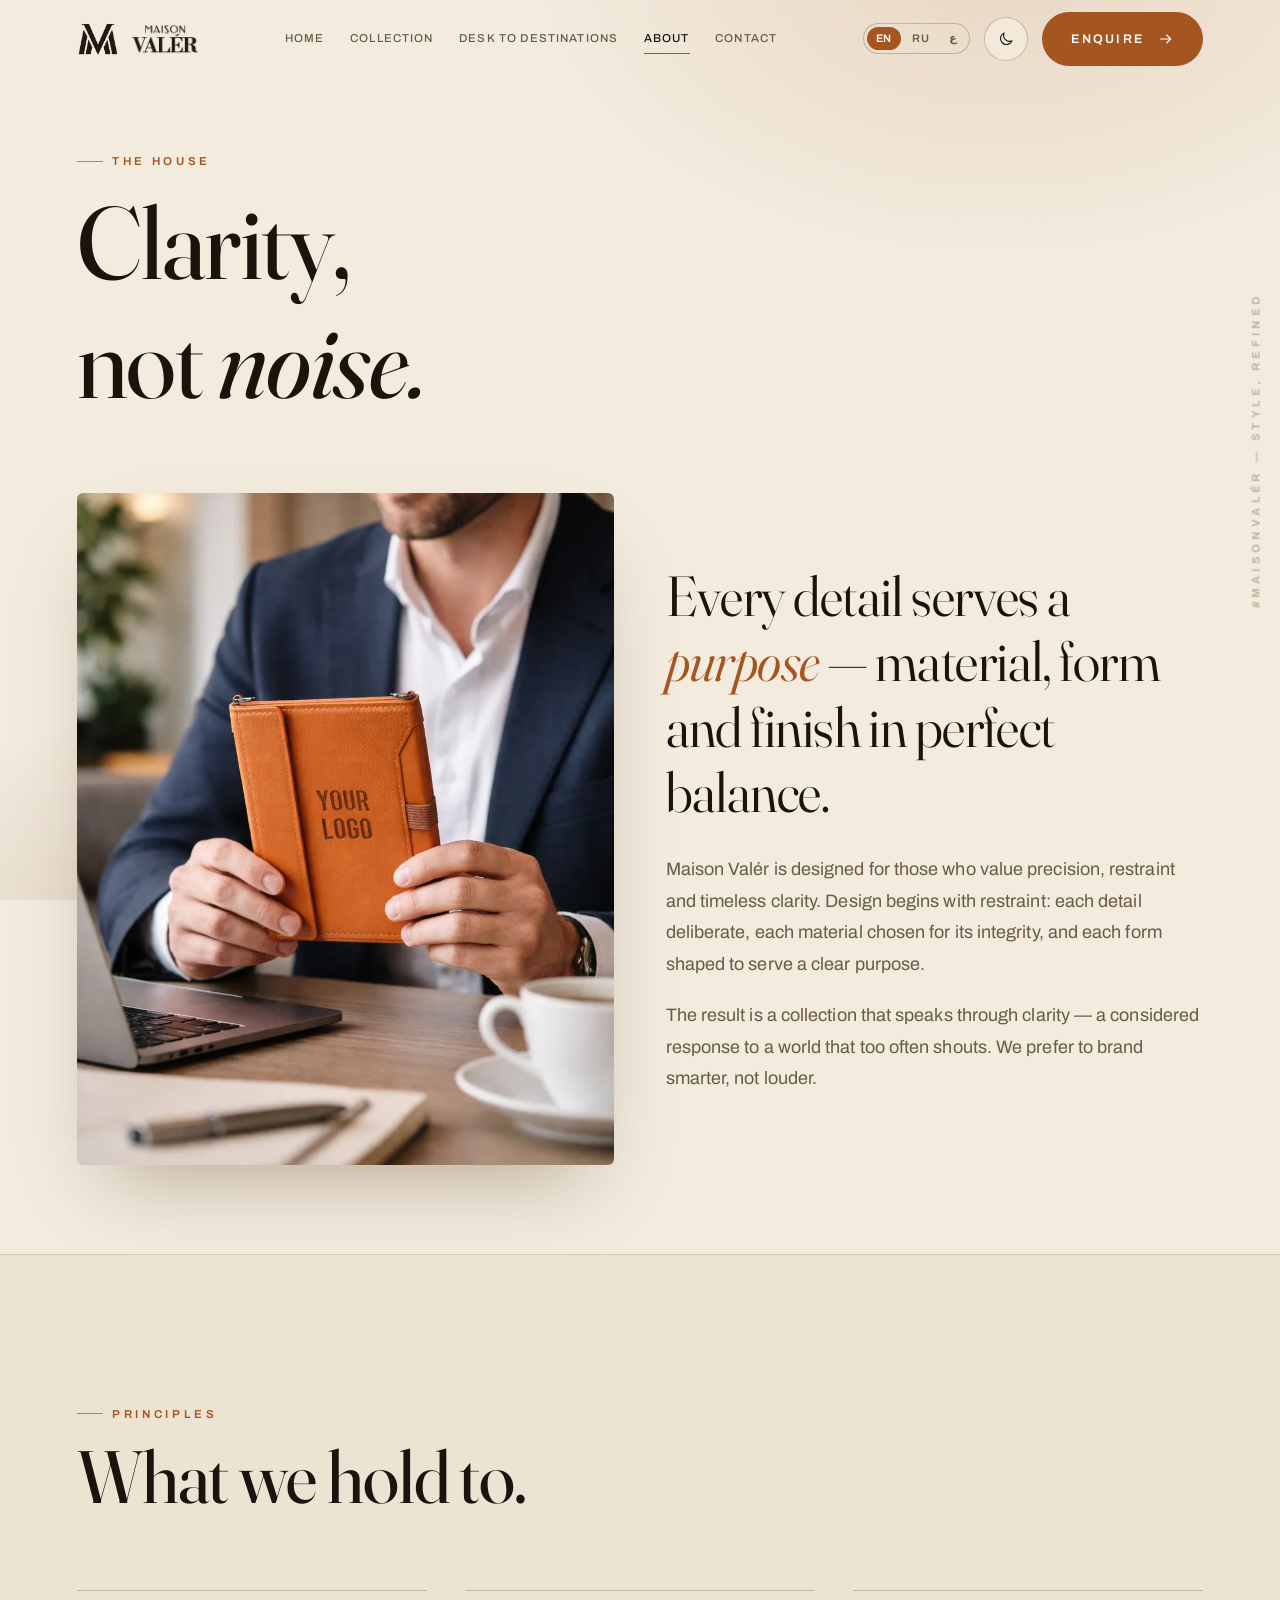
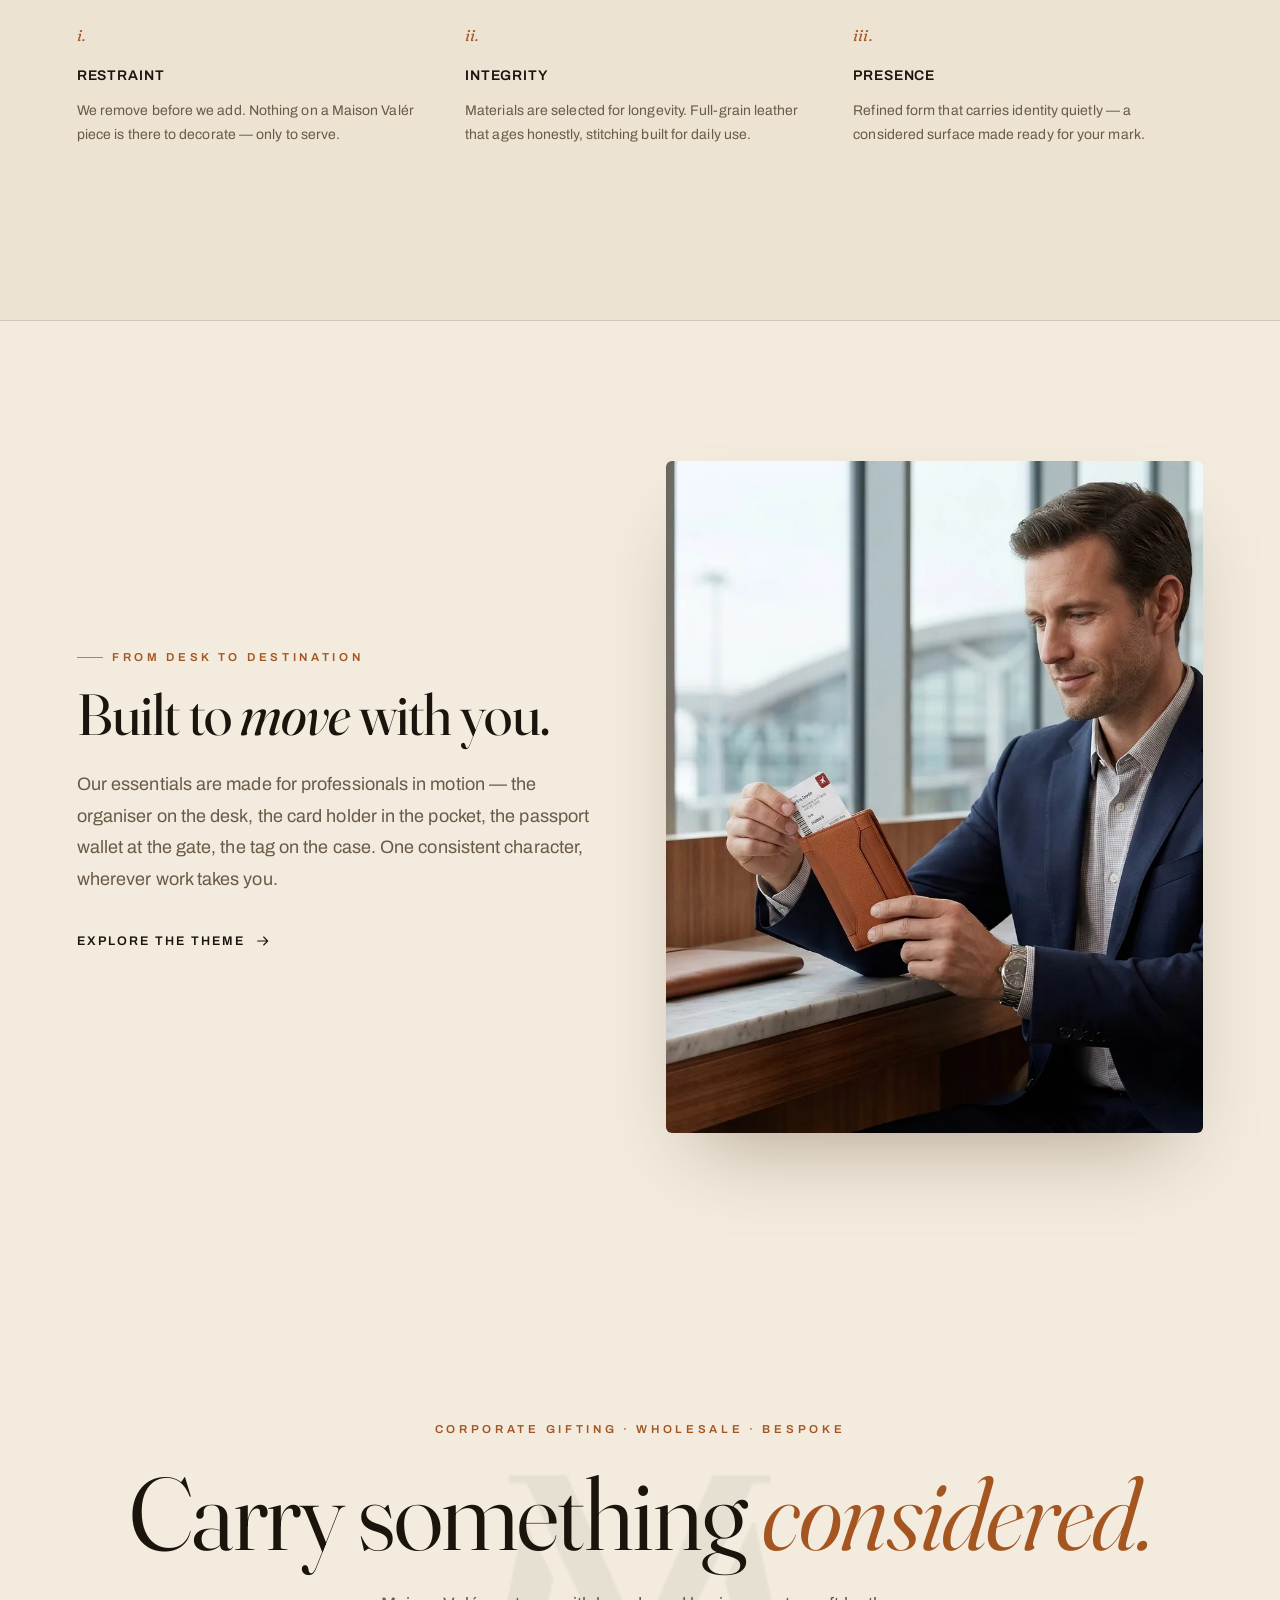
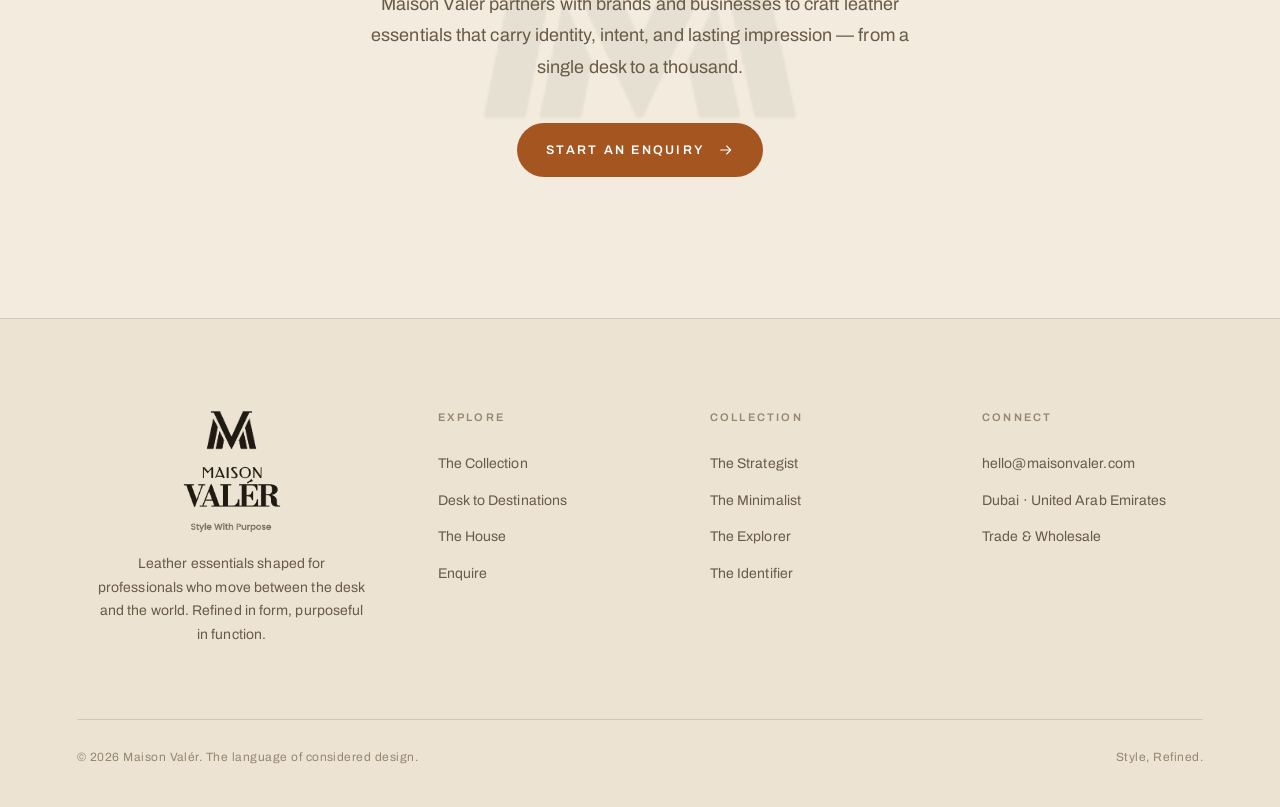
<file: about.html>
<!DOCTYPE html>
<html lang="en" dir="ltr">
<head>
<meta charset="UTF-8">
<meta name="viewport" content="width=device-width, initial-scale=1.0">
<title>The House — Maison Valér</title>
<meta name="description" content="At Maison Valér, design begins with restraint. Learn the philosophy behind the language of considered design.">
<meta name="theme-color" content="#14100c">
<link rel="canonical" href="https://maisonvaler.com/about">
<meta property="og:site_name" content="Maison Valér">
<meta property="og:locale" content="en_US">
<meta property="og:type" content="website">
<meta property="og:url" content="https://maisonvaler.com/about">
<meta property="og:title" content="The House — Maison Valér">
<meta property="og:description" content="At Maison Valér, design begins with restraint. Learn the philosophy behind the language of considered design.">
<meta property="og:image" content="https://maisonvaler.com/images/hero-desk.webp">
<meta name="twitter:card" content="summary_large_image">
<meta name="twitter:title" content="The House — Maison Valér">
<meta name="twitter:description" content="At Maison Valér, design begins with restraint. Learn the philosophy behind the language of considered design.">
<meta name="twitter:image" content="https://maisonvaler.com/images/hero-desk.webp">
<link rel="preload" href="fonts/fraunces-var.woff2" as="font" type="font/woff2" crossorigin>
<link rel="preload" href="fonts/archivo-var.woff2" as="font" type="font/woff2" crossorigin>
<link rel="stylesheet" href="css/style.css">
<script type="application/ld+json">{"@context": "https://schema.org", "@graph": [{"@type": "Organization", "name": "Maison Valér", "url": "https://maisonvaler.com/", "logo": "https://maisonvaler.com/images/hero-desk.webp", "email": "hello@maisonvaler.com", "description": "Maison Valér crafts premium leather essentials for work, travel and executive gifting — the language of considered design.", "areaServed": "AE", "address": {"@type": "PostalAddress", "addressLocality": "Dubai", "addressCountry": "AE"}}, {"@type": "WebSite", "name": "Maison Valér", "url": "https://maisonvaler.com/"}]}</script>
<script src="js/i18n.js"></script>
</head>
<body>
<header class="site-head">
  <div class="head-inner">
    <a class="brand" href="index.html" aria-label="Maison Valér home"><span class="mono" aria-hidden="true"></span><span class="wordmark" role="img" aria-label="Maison Valér"></span></a>
    <nav class="nav" aria-label="Primary"><a href="index.html" data-i18n="nav_home">Home</a><a href="collection.html" data-i18n="nav_collection">Collection</a><a href="desk-to-destinations.html" data-i18n="nav_d2d">Desk to Destinations</a><a href="about.html" aria-current="page" data-i18n="nav_about">About</a><a href="contact.html" data-i18n="nav_contact">Contact</a></nav>
    <div class="head-actions">
      <div class="lang-switch " role="group" aria-label="Language"><button type="button" data-lang="en" class="active">EN</button><button type="button" data-lang="ru">RU</button><button type="button" data-lang="ar">ع</button></div>
      <button class="theme-toggle" type="button" aria-label="Switch colour theme"><svg class="i-sun" viewBox="0 0 24 24" fill="none" aria-hidden="true"><circle cx="12" cy="12" r="4.2" stroke="currentColor" stroke-width="1.5"/><path d="M12 2.5v2.6M12 18.9v2.6M4.2 4.2l1.9 1.9M17.9 17.9l1.9 1.9M2.5 12h2.6M18.9 12h2.6M4.2 19.8l1.9-1.9M17.9 6.1l1.9-1.9" stroke="currentColor" stroke-width="1.5" stroke-linecap="round"/></svg><svg class="i-moon" viewBox="0 0 24 24" fill="none" aria-hidden="true"><path d="M20 14.5A8 8 0 0 1 9.5 4 8 8 0 1 0 20 14.5Z" stroke="currentColor" stroke-width="1.5" stroke-linejoin="round"/></svg></button>
      <a class="btn btn--solid head-cta" href="contact.html"><span data-i18n="cta_enquire">Enquire</span> <svg class="arw" viewBox="0 0 24 24" fill="none" width="16" height="16" aria-hidden="true"><path d="M4 12h15m0 0-6-6m6 6-6 6" stroke="currentColor" stroke-width="1.6" stroke-linecap="round" stroke-linejoin="round"/></svg></a>
      <button class="burger" type="button" aria-label="Open menu" aria-expanded="false"><span></span><span></span><span></span></button>
    </div>
  </div>
</header>
<nav class="drawer" aria-label="Mobile"><a href="index.html"><span data-i18n="nav_home">Home</span></a><a href="collection.html"><span data-i18n="nav_collection">Collection</span></a><a href="desk-to-destinations.html"><span data-i18n="nav_d2d">Desk to Destinations</span></a><a href="about.html"><span data-i18n="nav_about">About</span></a><a href="contact.html"><span data-i18n="nav_contact">Contact</span></a><div class="lang-switch in-drawer" role="group" aria-label="Language"><button type="button" data-lang="en" class="active">EN</button><button type="button" data-lang="ru">RU</button><button type="button" data-lang="ar">ع</button></div></nav>
<div class="side-rail" aria-hidden="true">#MaisonValér — Style, Refined</div>

<main>
  <section class="section section--tight" style="padding-top:clamp(120px,16vh,190px)">
    <div class="wrap">
      <div class="section-head reveal" style="max-width:1000px">
        <p class="eyebrow" data-i18n="house">The House</p>
        <h1 class="display" style="font-size:clamp(44px,8vw,112px);margin-top:18px" data-i18n-html="about_h">Clarity,<br>not <em>noise.</em></h1>
      </div>
      <div class="grid two">
        <div class="reveal"><div class="figure tall"><img src="images/life-organizer.webp" alt="Executive using a Maison Valér organizer" loading="lazy" width="950" height="1187"></div></div>
        <div class="reveal d1">
          <p class="manifesto" data-i18n-html="about_manifesto">Every detail serves a <em>purpose</em> — material, form and finish in perfect balance.</p>
          <p class="lede" style="margin-top:30px" data-i18n="about_p1">Maison Valér is designed for those who value precision, restraint and timeless clarity. Design begins with restraint: each detail deliberate, each material chosen for its integrity, and each form shaped to serve a clear purpose.</p>
          <p class="lede" style="margin-top:20px" data-i18n="about_p2">The result is a collection that speaks through clarity — a considered response to a world that too often shouts. We prefer to brand smarter, not louder.</p>
        </div>
      </div>
    </div>
  </section>

  <section class="section band">
    <div class="wrap">
      <div class="section-head reveal"><p class="eyebrow" data-i18n="principles">Principles</p><h2 class="display" style="margin-top:18px" data-i18n="principles_h">What we hold to.</h2></div>
      <div class="pillars">
        <div class="pillar reveal"><span class="k">i.</span><h3 data-i18n="pr1_h">Restraint</h3><p data-i18n="pr1_p">We remove before we add. Nothing on a Maison Valér piece is there to decorate — only to serve.</p></div>
        <div class="pillar reveal d1"><span class="k">ii.</span><h3 data-i18n="pr2_h">Integrity</h3><p data-i18n="pr2_p">Materials are selected for longevity. Full-grain leather that ages honestly, stitching built for daily use.</p></div>
        <div class="pillar reveal d2"><span class="k">iii.</span><h3 data-i18n="pr3_h">Presence</h3><p data-i18n="pr3_p">Refined form that carries identity quietly — a considered surface made ready for your mark.</p></div>
      </div>
    </div>
  </section>

  <section class="section">
    <div class="wrap grid two">
      <div class="reveal d1">
        <p class="eyebrow" data-i18n="fdd">From desk to destination</p>
        <h2 class="display" style="font-size:clamp(30px,4.6vw,58px);margin-top:20px" data-i18n-html="fdd_h">Built to <em>move</em> with you.</h2>
        <p class="lede" style="margin-top:26px" data-i18n="fdd_lede">Our essentials are made for professionals in motion — the organiser on the desk, the card holder in the pocket, the passport wallet at the gate, the tag on the case. One consistent character, wherever work takes you.</p>
        <a class="tlink" href="desk-to-destinations.html" style="margin-top:36px"><span data-i18n="explore_theme">Explore the theme</span> <svg class="arw" viewBox="0 0 24 24" fill="none" width="16" height="16" aria-hidden="true"><path d="M4 12h15m0 0-6-6m6 6-6 6" stroke="currentColor" stroke-width="1.6" stroke-linecap="round" stroke-linejoin="round"/></svg></a>
      </div>
      <div class="reveal"><div class="figure tall"><img src="images/airport-man.webp" alt="Traveller with Maison Valér essentials at the airport" loading="lazy" width="1500" height="1094"></div></div>
    </div>
  </section>
</main>

<section class="section cta-band">
  <span class="mono" aria-hidden="true" style="width:clamp(160px,30vw,340px);height:clamp(160px,30vw,340px);color:var(--bone);opacity:.05;position:absolute;left:50%;top:50%;transform:translate(-50%,-50%);z-index:0"></span>
  <div class="wrap reveal">
    <p class="eyebrow center" style="justify-content:center" data-i18n="cta_eyebrow">Corporate gifting · Wholesale · Bespoke</p>
    <h2 class="display" style="margin-top:22px" data-i18n-html="cta_h">Carry something <em>considered.</em></h2>
    <p class="lede" data-i18n="cta_lede">Maison Valér partners with brands and businesses to craft leather essentials that carry identity, intent, and lasting impression — from a single desk to a thousand.</p>
    <a class="btn btn--solid" href="contact.html"><span data-i18n="start_enquiry">Start an enquiry</span> <svg class="arw" viewBox="0 0 24 24" fill="none" width="16" height="16" aria-hidden="true"><path d="M4 12h15m0 0-6-6m6 6-6 6" stroke="currentColor" stroke-width="1.6" stroke-linecap="round" stroke-linejoin="round"/></svg></a>
  </div>
</section>
<footer class="site-foot">
  <div class="wrap">
    <div class="foot-top">
      <div class="foot-brand">
        <span class="mono" aria-hidden="true"></span>
        <span class="wordmark" role="img" aria-label="Maison Valér"></span>
        <span class="tagline" role="img" aria-label="Style With Purpose"></span>
        <p data-i18n="foot_brand_desc">Leather essentials shaped for professionals who move between the desk and the world. Refined in form, purposeful in function.</p>
      </div>
      <div class="foot-col">
        <h5 data-i18n="foot_explore">Explore</h5>
        <a href="collection.html" data-i18n="foot_the_collection">The Collection</a>
        <a href="desk-to-destinations.html" data-i18n="nav_d2d">Desk to Destinations</a>
        <a href="about.html" data-i18n="foot_the_house">The House</a>
        <a href="contact.html" data-i18n="cta_enquire">Enquire</a>
      </div>
      <div class="foot-col">
        <h5 data-i18n="foot_collection">Collection</h5>
        <a href="collection.html" data-i18n="arch_strategist">The Strategist</a>
        <a href="collection.html" data-i18n="arch_minimalist">The Minimalist</a>
        <a href="collection.html" data-i18n="arch_explorer">The Explorer</a>
        <a href="collection.html" data-i18n="arch_identifier">The Identifier</a>
      </div>
      <div class="foot-col">
        <h5 data-i18n="foot_connect">Connect</h5>
        <a href="mailto:hello@maisonvaler.com">hello@maisonvaler.com</a>
        <a href="contact.html" data-i18n="c_studio_v">Dubai · United Arab Emirates</a>
        <a href="contact.html" data-i18n="foot_trade">Trade & Wholesale</a>
        
      </div>
    </div>
    <div class="foot-bottom">
      <p>© <span data-year>2026</span> Maison Valér. <span data-i18n="foot_tagline">The language of considered design.</span></p>
      <p data-i18n="foot_style">Style, Refined.</p>
    </div>
  </div>
</footer>
<script src="js/site.js"></script>
</body>
</html>
</file>
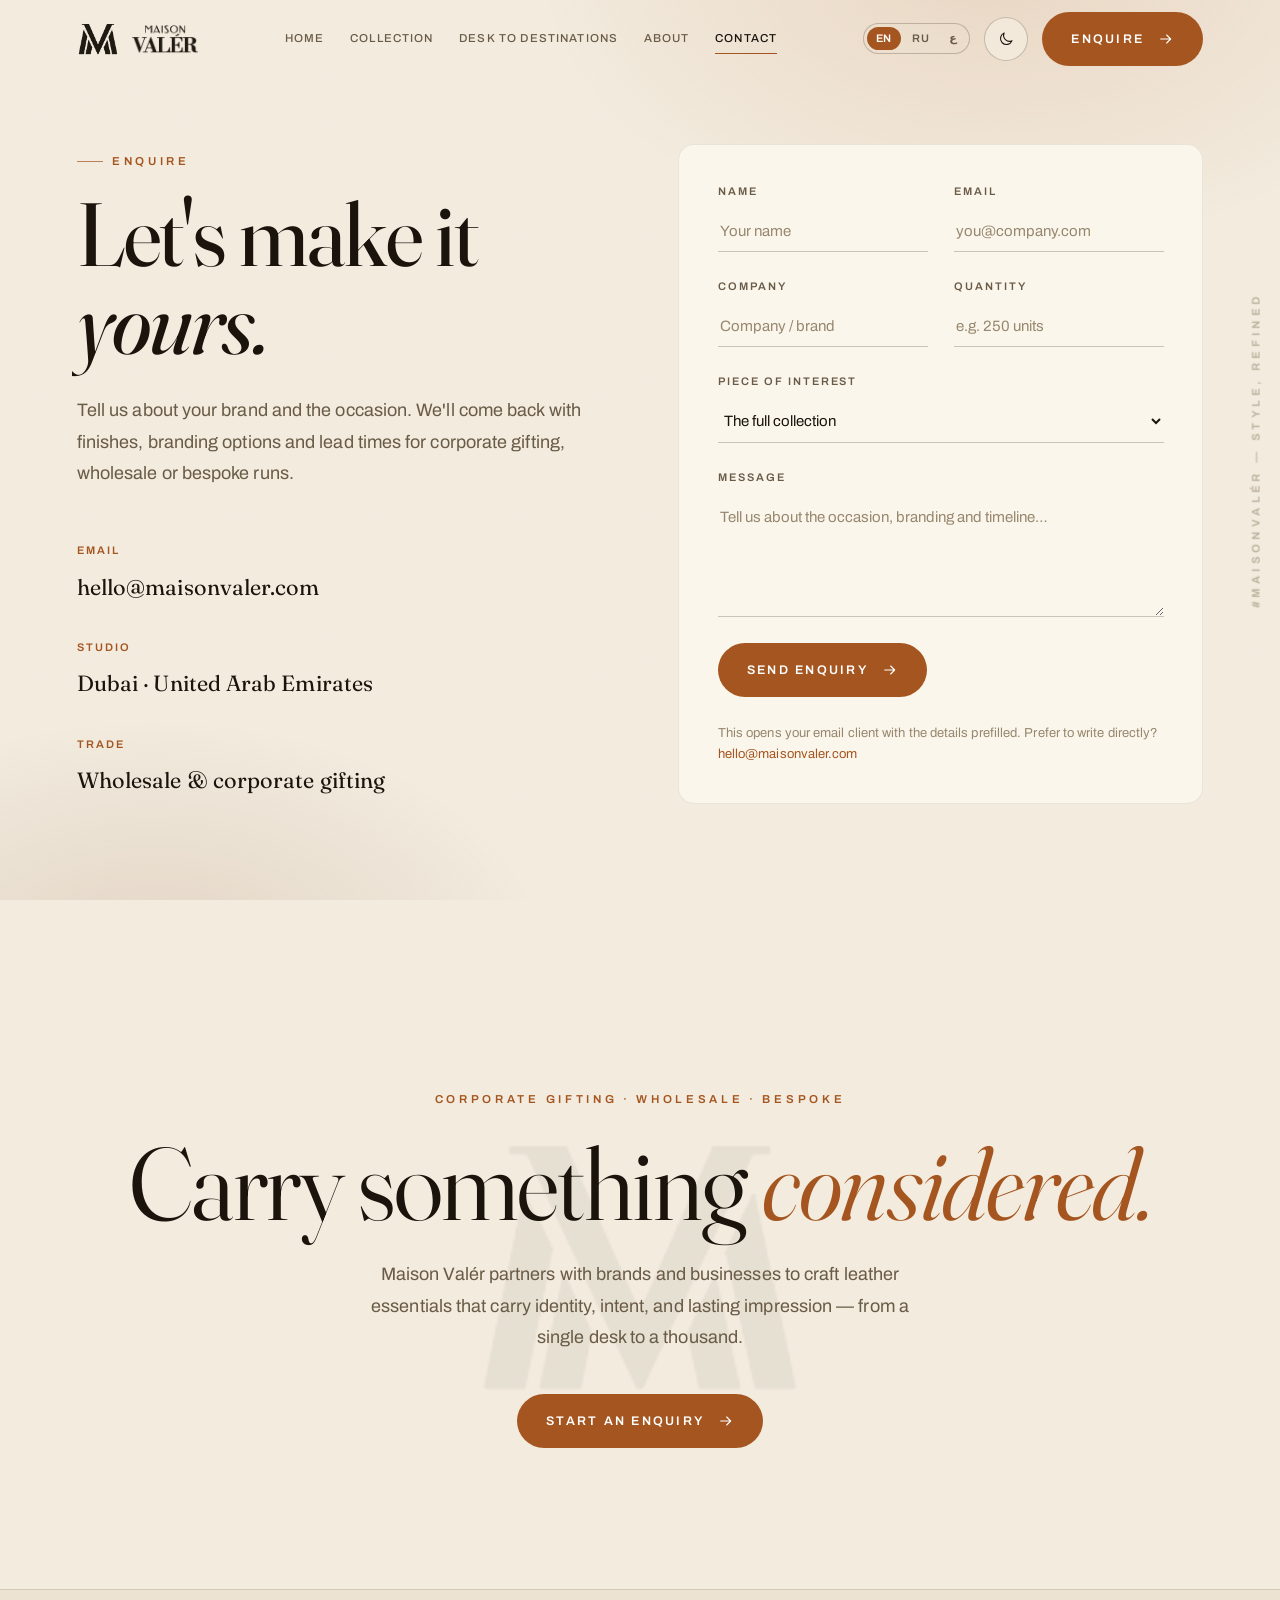
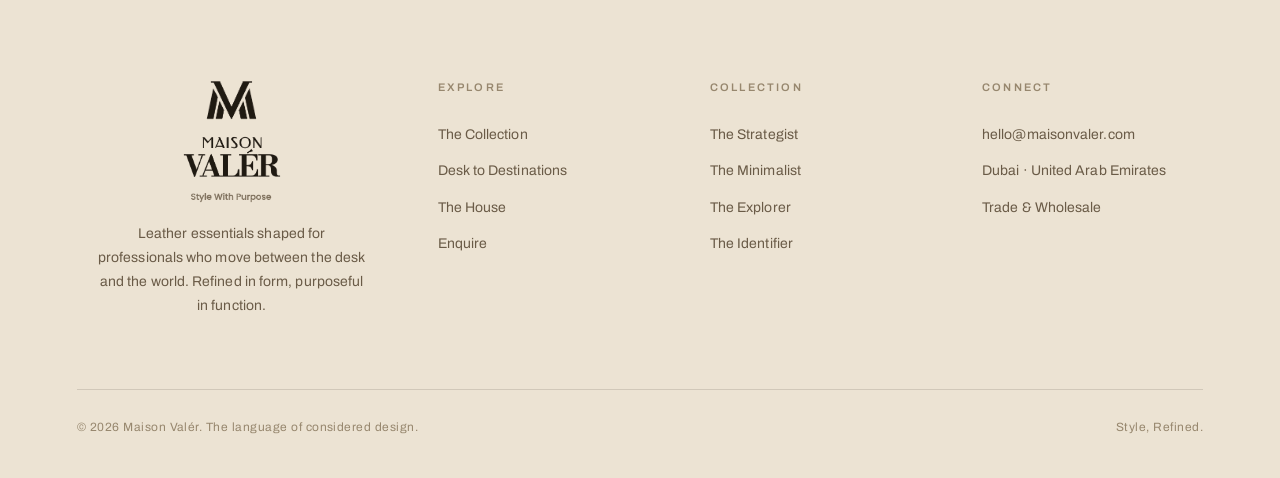
<file: contact.html>
<!DOCTYPE html>
<html lang="en" dir="ltr">
<head>
<meta charset="UTF-8">
<meta name="viewport" content="width=device-width, initial-scale=1.0">
<title>Contact — Maison Valér</title>
<meta name="description" content="Enquire with Maison Valér for corporate gifting, wholesale and bespoke leather essentials.">
<meta name="theme-color" content="#14100c">
<link rel="canonical" href="https://maisonvaler.com/contact">
<meta property="og:site_name" content="Maison Valér">
<meta property="og:locale" content="en_US">
<meta property="og:type" content="website">
<meta property="og:url" content="https://maisonvaler.com/contact">
<meta property="og:title" content="Contact — Maison Valér">
<meta property="og:description" content="Enquire with Maison Valér for corporate gifting, wholesale and bespoke leather essentials.">
<meta property="og:image" content="https://maisonvaler.com/images/hero-desk.webp">
<meta name="twitter:card" content="summary_large_image">
<meta name="twitter:title" content="Contact — Maison Valér">
<meta name="twitter:description" content="Enquire with Maison Valér for corporate gifting, wholesale and bespoke leather essentials.">
<meta name="twitter:image" content="https://maisonvaler.com/images/hero-desk.webp">
<link rel="preload" href="fonts/fraunces-var.woff2" as="font" type="font/woff2" crossorigin>
<link rel="preload" href="fonts/archivo-var.woff2" as="font" type="font/woff2" crossorigin>
<link rel="stylesheet" href="css/style.css">
<script type="application/ld+json">{"@context": "https://schema.org", "@graph": [{"@type": "Organization", "name": "Maison Valér", "url": "https://maisonvaler.com/", "logo": "https://maisonvaler.com/images/hero-desk.webp", "email": "hello@maisonvaler.com", "description": "Maison Valér crafts premium leather essentials for work, travel and executive gifting — the language of considered design.", "areaServed": "AE", "address": {"@type": "PostalAddress", "addressLocality": "Dubai", "addressCountry": "AE"}}, {"@type": "WebSite", "name": "Maison Valér", "url": "https://maisonvaler.com/"}]}</script>
<script src="js/i18n.js"></script>
</head>
<body>
<header class="site-head">
  <div class="head-inner">
    <a class="brand" href="index.html" aria-label="Maison Valér home"><span class="mono" aria-hidden="true"></span><span class="wordmark" role="img" aria-label="Maison Valér"></span></a>
    <nav class="nav" aria-label="Primary"><a href="index.html" data-i18n="nav_home">Home</a><a href="collection.html" data-i18n="nav_collection">Collection</a><a href="desk-to-destinations.html" data-i18n="nav_d2d">Desk to Destinations</a><a href="about.html" data-i18n="nav_about">About</a><a href="contact.html" aria-current="page" data-i18n="nav_contact">Contact</a></nav>
    <div class="head-actions">
      <div class="lang-switch " role="group" aria-label="Language"><button type="button" data-lang="en" class="active">EN</button><button type="button" data-lang="ru">RU</button><button type="button" data-lang="ar">ع</button></div>
      <button class="theme-toggle" type="button" aria-label="Switch colour theme"><svg class="i-sun" viewBox="0 0 24 24" fill="none" aria-hidden="true"><circle cx="12" cy="12" r="4.2" stroke="currentColor" stroke-width="1.5"/><path d="M12 2.5v2.6M12 18.9v2.6M4.2 4.2l1.9 1.9M17.9 17.9l1.9 1.9M2.5 12h2.6M18.9 12h2.6M4.2 19.8l1.9-1.9M17.9 6.1l1.9-1.9" stroke="currentColor" stroke-width="1.5" stroke-linecap="round"/></svg><svg class="i-moon" viewBox="0 0 24 24" fill="none" aria-hidden="true"><path d="M20 14.5A8 8 0 0 1 9.5 4 8 8 0 1 0 20 14.5Z" stroke="currentColor" stroke-width="1.5" stroke-linejoin="round"/></svg></button>
      <a class="btn btn--solid head-cta" href="contact.html"><span data-i18n="cta_enquire">Enquire</span> <svg class="arw" viewBox="0 0 24 24" fill="none" width="16" height="16" aria-hidden="true"><path d="M4 12h15m0 0-6-6m6 6-6 6" stroke="currentColor" stroke-width="1.6" stroke-linecap="round" stroke-linejoin="round"/></svg></a>
      <button class="burger" type="button" aria-label="Open menu" aria-expanded="false"><span></span><span></span><span></span></button>
    </div>
  </div>
</header>
<nav class="drawer" aria-label="Mobile"><a href="index.html"><span data-i18n="nav_home">Home</span></a><a href="collection.html"><span data-i18n="nav_collection">Collection</span></a><a href="desk-to-destinations.html"><span data-i18n="nav_d2d">Desk to Destinations</span></a><a href="about.html"><span data-i18n="nav_about">About</span></a><a href="contact.html"><span data-i18n="nav_contact">Contact</span></a><div class="lang-switch in-drawer" role="group" aria-label="Language"><button type="button" data-lang="en" class="active">EN</button><button type="button" data-lang="ru">RU</button><button type="button" data-lang="ar">ع</button></div></nav>
<div class="side-rail" aria-hidden="true">#MaisonValér — Style, Refined</div>

<main>
  <section class="section" style="padding-top:clamp(120px,16vh,190px)">
    <div class="wrap grid two" style="align-items:start;gap:clamp(40px,6vw,100px)">
      <div class="reveal">
        <p class="eyebrow" data-i18n="enquire_label">Enquire</p>
        <h1 class="display" style="font-size:clamp(40px,7vw,96px);margin-top:16px" data-i18n-html="contact_h">Let's make it <em>yours.</em></h1>
        <p class="lede" style="margin-top:26px" data-i18n="contact_lede">Tell us about your brand and the occasion. We'll come back with finishes, branding options and lead times for corporate gifting, wholesale or bespoke runs.</p>
        <div class="contact-side" style="margin-top:52px">
          <div class="contact-item"><p class="k" data-i18n="c_email">Email</p><a class="v" href="mailto:hello@maisonvaler.com">hello@maisonvaler.com</a></div>
          <div class="contact-item"><p class="k" data-i18n="c_studio">Studio</p><p class="v" data-i18n="c_studio_v">Dubai · United Arab Emirates</p></div>
          <div class="contact-item"><p class="k" data-i18n="c_trade">Trade</p><p class="v" data-i18n="c_trade_v">Wholesale & corporate gifting</p></div>
        </div>
      </div>

      <div class="reveal d1 form-card">
        <form class="form" novalidate>
          <div class="two-col">
            <div class="field"><label for="name" data-i18n="f_name">Name</label><input id="name" name="name" type="text" data-i18n-ph="ph_name" placeholder="Your name" autocomplete="name"></div>
            <div class="field"><label for="email" data-i18n="f_email">Email</label><input id="email" name="email" type="email" placeholder="you@company.com" autocomplete="email"></div>
          </div>
          <div class="two-col">
            <div class="field"><label for="company" data-i18n="f_company">Company</label><input id="company" name="company" type="text" data-i18n-ph="ph_company" placeholder="Company / brand" autocomplete="organization"></div>
            <div class="field"><label for="quantity" data-i18n="f_quantity">Quantity</label><input id="quantity" name="quantity" type="text" data-i18n-ph="ph_quantity" placeholder="e.g. 250 units"></div>
          </div>
          <div class="field">
            <label for="interest" data-i18n="f_interest">Piece of interest</label>
            <select id="interest" name="interest">
              <option data-i18n="opt_full">The full collection</option>
              <option data-i18n="p1_name">Executive Organizer</option><option data-i18n="p2_name">Magnetic Card Holder</option><option data-i18n="p3_name">Premium Travel Wallet</option><option data-i18n="p4_name">Leather Luggage Tag</option><option data-i18n="p5_name">Magnetic Card Holder & Stand</option><option data-i18n="p6_name">Magnetic Power Bank & Stand</option>
              <option data-i18n="opt_d2d">Desk to Destinations set</option>
              <option data-i18n="opt_bespoke">Bespoke / other</option>
            </select>
          </div>
          <div class="field"><label for="message" data-i18n="f_message">Message</label><textarea id="message" name="message" data-i18n-ph="ph_message" placeholder="Tell us about the occasion, branding and timeline…"></textarea></div>
          <div style="display:flex;align-items:center;gap:20px;flex-wrap:wrap">
            <button class="btn btn--solid" type="submit"><span data-i18n="btn_send">Send enquiry</span> <svg class="arw" viewBox="0 0 24 24" fill="none" width="16" height="16" aria-hidden="true"><path d="M4 12h15m0 0-6-6m6 6-6 6" stroke="currentColor" stroke-width="1.6" stroke-linecap="round" stroke-linejoin="round"/></svg></button>
            <span class="form-status" role="status" aria-live="polite"></span>
          </div>
          <p class="form-note"><span data-i18n="form_note">This opens your email client with the details prefilled. Prefer to write directly?</span> <a href="mailto:hello@maisonvaler.com" style="color:var(--cognac)">hello@maisonvaler.com</a></p>
        </form>
      </div>
    </div>
  </section>
</main>

<section class="section cta-band">
  <span class="mono" aria-hidden="true" style="width:clamp(160px,30vw,340px);height:clamp(160px,30vw,340px);color:var(--bone);opacity:.05;position:absolute;left:50%;top:50%;transform:translate(-50%,-50%);z-index:0"></span>
  <div class="wrap reveal">
    <p class="eyebrow center" style="justify-content:center" data-i18n="cta_eyebrow">Corporate gifting · Wholesale · Bespoke</p>
    <h2 class="display" style="margin-top:22px" data-i18n-html="cta_h">Carry something <em>considered.</em></h2>
    <p class="lede" data-i18n="cta_lede">Maison Valér partners with brands and businesses to craft leather essentials that carry identity, intent, and lasting impression — from a single desk to a thousand.</p>
    <a class="btn btn--solid" href="contact.html"><span data-i18n="start_enquiry">Start an enquiry</span> <svg class="arw" viewBox="0 0 24 24" fill="none" width="16" height="16" aria-hidden="true"><path d="M4 12h15m0 0-6-6m6 6-6 6" stroke="currentColor" stroke-width="1.6" stroke-linecap="round" stroke-linejoin="round"/></svg></a>
  </div>
</section>
<footer class="site-foot">
  <div class="wrap">
    <div class="foot-top">
      <div class="foot-brand">
        <span class="mono" aria-hidden="true"></span>
        <span class="wordmark" role="img" aria-label="Maison Valér"></span>
        <span class="tagline" role="img" aria-label="Style With Purpose"></span>
        <p data-i18n="foot_brand_desc">Leather essentials shaped for professionals who move between the desk and the world. Refined in form, purposeful in function.</p>
      </div>
      <div class="foot-col">
        <h5 data-i18n="foot_explore">Explore</h5>
        <a href="collection.html" data-i18n="foot_the_collection">The Collection</a>
        <a href="desk-to-destinations.html" data-i18n="nav_d2d">Desk to Destinations</a>
        <a href="about.html" data-i18n="foot_the_house">The House</a>
        <a href="contact.html" data-i18n="cta_enquire">Enquire</a>
      </div>
      <div class="foot-col">
        <h5 data-i18n="foot_collection">Collection</h5>
        <a href="collection.html" data-i18n="arch_strategist">The Strategist</a>
        <a href="collection.html" data-i18n="arch_minimalist">The Minimalist</a>
        <a href="collection.html" data-i18n="arch_explorer">The Explorer</a>
        <a href="collection.html" data-i18n="arch_identifier">The Identifier</a>
      </div>
      <div class="foot-col">
        <h5 data-i18n="foot_connect">Connect</h5>
        <a href="mailto:hello@maisonvaler.com">hello@maisonvaler.com</a>
        <a href="contact.html" data-i18n="c_studio_v">Dubai · United Arab Emirates</a>
        <a href="contact.html" data-i18n="foot_trade">Trade & Wholesale</a>
        
      </div>
    </div>
    <div class="foot-bottom">
      <p>© <span data-year>2026</span> Maison Valér. <span data-i18n="foot_tagline">The language of considered design.</span></p>
      <p data-i18n="foot_style">Style, Refined.</p>
    </div>
  </div>
</footer>
<script src="js/site.js"></script>
</body>
</html>
</file>
<file: css/style.css>
/* =========================================================
   MAISON VALÉR — Considered Design
   Shared stylesheet · dark default + light theme
   ========================================================= */

/* ---------- Fonts (self-hosted, variable) ---------- */
@font-face {
  font-family: 'Fraunces';
  src: url('../fonts/fraunces-var.woff2') format('woff2');
  font-weight: 100 900; font-style: normal; font-display: swap;
}
@font-face {
  font-family: 'Fraunces';
  src: url('../fonts/fraunces-var-italic.woff2') format('woff2');
  font-weight: 100 900; font-style: italic; font-display: swap;
}
@font-face {
  font-family: 'Archivo';
  src: url('../fonts/archivo-var.woff2') format('woff2');
  font-weight: 100 900; font-style: normal; font-display: swap;
}
@font-face {
  font-family: 'Archivo';
  src: url('../fonts/archivo-var-italic.woff2') format('woff2');
  font-weight: 100 900; font-style: italic; font-display: swap;
}

/* ---------- Tokens ---------- */
:root {
  --ink:      #14100c;
  --coal:     #1b160f;
  --slate:    #221b13;
  --card:     #241d15;
  --cognac:   #c06b34;
  --cognac-2: #d68a55;
  --sienna:   #834a28;
  --bone:     #f0e9dc;
  --taupe:    #a99c89;
  --faint:    #746856;
  --line:     rgba(240,233,220,.10);
  --line-2:   rgba(240,233,220,.18);
  --glass:    rgba(24,19,13,.55);
  --shadow:   0 40px 90px -30px rgba(0,0,0,.75);

  --serif: 'Fraunces', Georgia, 'Times New Roman', serif;
  --sans:  'Archivo', system-ui, -apple-system, 'Segoe UI', sans-serif;

  --pad: clamp(22px, 6vw, 96px);
  --wrap: 1320px;
  --ease: cubic-bezier(.22,.61,.36,1);
  --slow: cubic-bezier(.16,1,.3,1);

  --disp-axes: "opsz" 144, "SOFT" 0, "WONK" 0;
}

[data-theme="light"] {
  --ink:      #f2ebde;
  --coal:     #ece3d3;
  --slate:    #f7f0e4;
  --card:     #fbf6ec;
  --cognac:   #a5551f;
  --cognac-2: #8f4620;
  --sienna:   #7a3f1e;
  --bone:     #1a140d;
  --taupe:    #6a5b47;
  --faint:    #97876e;
  --line:     rgba(26,20,13,.13);
  --line-2:   rgba(26,20,13,.22);
  --glass:    rgba(247,240,228,.62);
  --shadow:   0 40px 80px -34px rgba(80,52,26,.4);
}

*, *::before, *::after { box-sizing: border-box; margin: 0; padding: 0; }

html { scroll-behavior: smooth; -webkit-text-size-adjust: 100%; }

body {
  font-family: var(--sans);
  background: var(--ink);
  color: var(--bone);
  line-height: 1.6;
  overflow-x: hidden;
  font-weight: 400;
  letter-spacing: .005em;
  transition: background .5s var(--ease), color .5s var(--ease);
  -webkit-font-smoothing: antialiased;
  text-rendering: optimizeLegibility;
}

img { max-width: 100%; display: block; }
a { color: inherit; text-decoration: none; }
::selection { background: var(--cognac); color: #fff; }

/* Ambient grain + warm glow */
body::before {
  content:""; position: fixed; inset: 0; z-index: 0; pointer-events: none;
  background:
    radial-gradient(60% 55% at 78% -5%, rgba(192,107,52,.16), transparent 60%),
    radial-gradient(50% 45% at 12% 108%, rgba(131,74,40,.14), transparent 62%);
  transition: opacity .5s var(--ease);
}
body::after {
  content:""; position: fixed; inset: 0; z-index: 0; pointer-events: none;
  opacity: .035; mix-blend-mode: overlay;
  background-image: url("data:image/svg+xml,%3Csvg xmlns='http://www.w3.org/2000/svg' width='140' height='140'%3E%3Cfilter id='n'%3E%3CfeTurbulence type='fractalNoise' baseFrequency='.9' numOctaves='2'/%3E%3C/filter%3E%3Crect width='100%25' height='100%25' filter='url(%23n)'/%3E%3C/svg%3E");
}
[data-theme="light"] body::after { opacity: .06; }

main, footer, header { position: relative; z-index: 1; }

/* =========================================================
   TYPE SYSTEM
   ========================================================= */
.display {
  font-family: var(--serif);
  font-variation-settings: var(--disp-axes);
  font-weight: 415;
  line-height: .98;
  letter-spacing: -.015em;
}
.serif-it { font-family: var(--serif); font-style: italic; font-variation-settings: "opsz" 40; }

.eyebrow {
  font-family: var(--sans);
  font-size: clamp(10px, 1vw, 11.5px);
  font-weight: 600;
  letter-spacing: .32em;
  text-transform: uppercase;
  color: var(--cognac);
  display: inline-flex; align-items: center; gap: .8em;
}
.eyebrow::before {
  content:""; width: 26px; height: 1px; background: var(--cognac); opacity: .7;
}
.eyebrow.center::before { display:none; }

.lede {
  font-size: clamp(15px, 1.55vw, 18px);
  color: var(--taupe);
  line-height: 1.75;
  max-width: 54ch;
}

.rule { height: 1px; background: var(--line); border: 0; }

/* =========================================================
   LAYOUT
   ========================================================= */
.wrap { max-width: var(--wrap); margin-inline: auto; padding-inline: var(--pad); }
.section { padding-block: clamp(72px, 11vw, 150px); position: relative; }
.section--tight { padding-block: clamp(48px, 7vw, 96px); }

.grid { display: grid; gap: clamp(28px, 4vw, 72px); }
.two { grid-template-columns: 1fr 1fr; align-items: center; }

.section-head { max-width: 820px; margin-bottom: clamp(40px, 6vw, 80px); }
.section-head .display { font-size: clamp(34px, 6vw, 74px); margin-top: 18px; }
.section-head .lede { margin-top: 26px; }

/* Buttons */
.btn {
  --bh: 54px;
  display: inline-flex; align-items: center; gap: 14px;
  height: var(--bh); padding: 0 28px;
  font-family: var(--sans); font-size: 12.5px; font-weight: 600;
  letter-spacing: .18em; text-transform: uppercase;
  border-radius: 40px; cursor: pointer; border: 1px solid transparent;
  position: relative; overflow: hidden; isolation: isolate;
  transition: transform .5s var(--slow), color .4s var(--ease), border-color .4s var(--ease);
}
.btn .arw { transition: transform .5s var(--slow); }
.btn:hover .arw { transform: translateX(5px); }
.btn::before {
  content:""; position: absolute; inset: 0; z-index: -1;
  transform: translateY(101%); transition: transform .55s var(--slow);
}
.btn:hover { transform: translateY(-2px); }

.btn--solid { background: var(--cognac); color: #fff; }
.btn--solid::before { background: var(--sienna); }
.btn--solid:hover::before { transform: translateY(0); }

.btn--ghost { border-color: var(--line-2); color: var(--bone); }
.btn--ghost::before { background: var(--cognac); }
.btn--ghost:hover { color: #fff; border-color: var(--cognac); }
.btn--ghost:hover::before { transform: translateY(0); }

/* Text link with wipe underline */
.tlink {
  display: inline-flex; align-items: center; gap: 10px;
  font-size: 12.5px; font-weight: 600; letter-spacing: .16em; text-transform: uppercase;
  color: var(--bone); position: relative; padding-bottom: 4px;
}
.tlink::after {
  content:""; position: absolute; left: 0; bottom: 0; width: 100%; height: 1px;
  background: var(--cognac); transform: scaleX(0); transform-origin: right;
  transition: transform .5s var(--slow);
}
.tlink:hover { color: var(--cognac); }
.tlink:hover::after { transform: scaleX(1); transform-origin: left; }
.tlink .arw { transition: transform .5s var(--slow); }
.tlink:hover .arw { transform: translateX(4px); }

/* Monogram (theme-aware via mask) */
.mono {
  -webkit-mask: url('../images/monogram.png') center/contain no-repeat;
          mask: url('../images/monogram.png') center/contain no-repeat;
  background: currentColor;
  display: inline-block; aspect-ratio: 1.25 / 1;
}

/* Wordmark + tagline (real logo artwork, theme-aware via mask) */
.wordmark {
  display: inline-block; aspect-ratio: 2.273 / 1; color: var(--bone);
  background: currentColor;
  -webkit-mask: url('../images/wordmark.png') left center/contain no-repeat;
          mask: url('../images/wordmark.png') left center/contain no-repeat;
}
.tagline {
  display: inline-block; aspect-ratio: 6.486 / 1; color: var(--taupe);
  background: currentColor;
  -webkit-mask: url('../images/tagline.png') left center/contain no-repeat;
          mask: url('../images/tagline.png') left center/contain no-repeat;
}

/* =========================================================
   HEADER / NAV
   ========================================================= */
.site-head {
  position: fixed; inset: 0 0 auto 0; z-index: 200; height: 78px;
  display: flex; align-items: center;
  transition: height .4s var(--ease), background .4s var(--ease), border-color .4s var(--ease);
  border-bottom: 1px solid transparent;
}
.site-head.scrolled {
  height: 66px;
  background: var(--glass);
  -webkit-backdrop-filter: blur(18px) saturate(1.3);
          backdrop-filter: blur(18px) saturate(1.3);
  border-bottom: 1px solid var(--line);
}
/* Over a cinematic dark hero, keep header text light until it docks */
.site-head.over-dark:not(.scrolled) {
  --bone: #f2ece0; --taupe: #cbbaa2; --line-2: rgba(242,236,224,.28);
  --glass: rgba(22,17,12,.4);
  color: var(--bone);
}
.head-inner {
  width: 100%; max-width: var(--wrap); margin-inline: auto; padding-inline: var(--pad);
  display: flex; align-items: center; justify-content: space-between; gap: 24px;
}
.brand { display: flex; align-items: center; gap: 12px; flex-shrink: 0; }
.brand .mono { width: auto; height: 34px; color: var(--bone); }
.brand .wordmark { height: 30px; width: auto; }

.nav { display: flex; align-items: center; gap: clamp(16px, 2vw, 32px); }
.nav a {
  font-size: 11.5px; font-weight: 500; letter-spacing: .1em; text-transform: uppercase; white-space: nowrap;
  color: var(--taupe); position: relative; padding: 6px 0; transition: color .35s var(--ease);
}
.nav a::after {
  content:""; position:absolute; left:0; bottom:0; height:1px; width:100%;
  background: var(--cognac); transform: scaleX(0); transform-origin: right;
  transition: transform .45s var(--slow);
}
.nav a:hover, .nav a[aria-current="page"] { color: var(--bone); }
.nav a:hover::after, .nav a[aria-current="page"]::after { transform: scaleX(1); transform-origin: left; }

.head-actions { display: flex; align-items: center; gap: 14px; }

/* Theme toggle — glass pill */
.theme-toggle {
  width: 44px; height: 44px; border-radius: 50%;
  display: grid; place-items: center; cursor: pointer;
  background: var(--glass); border: 1px solid var(--line-2);
  -webkit-backdrop-filter: blur(10px); backdrop-filter: blur(10px);
  color: var(--bone); transition: transform .5s var(--slow), border-color .4s;
}
.theme-toggle:hover { transform: rotate(-18deg); border-color: var(--cognac); }
.theme-toggle svg { width: 18px; height: 18px; }
.theme-toggle .i-moon { display: none; }
[data-theme="light"] .theme-toggle .i-sun { display: none; }
[data-theme="light"] .theme-toggle .i-moon { display: block; }

.head-cta { display: inline-flex; }

/* Burger */
.burger {
  display: none; width: 44px; height: 44px; border-radius: 50%;
  background: var(--glass); border: 1px solid var(--line-2);
  -webkit-backdrop-filter: blur(10px); backdrop-filter: blur(10px);
  cursor: pointer; position: relative;
}
.burger span {
  position: absolute; left: 12px; width: 20px; height: 1.6px; background: var(--bone);
  transition: transform .4s var(--slow), opacity .3s;
}
.burger span:nth-child(1){ top: 17px; }
.burger span:nth-child(2){ top: 22px; }
.burger span:nth-child(3){ top: 27px; }
.burger.open span:nth-child(1){ transform: translateY(5px) rotate(45deg); }
.burger.open span:nth-child(2){ opacity: 0; }
.burger.open span:nth-child(3){ transform: translateY(-5px) rotate(-45deg); }

/* Mobile drawer */
.drawer {
  position: fixed; inset: 0; z-index: 190;
  background: var(--ink);
  -webkit-backdrop-filter: blur(24px); backdrop-filter: blur(24px);
  display: flex; flex-direction: column; justify-content: center;
  padding: var(--pad); gap: 4px;
  clip-path: inset(0 0 100% 0); transition: clip-path .7s var(--slow);
  pointer-events: none;
}
.drawer.open { clip-path: inset(0 0 0 0); pointer-events: auto; }
.drawer a {
  font-family: var(--serif); font-variation-settings: "opsz" 90;
  font-size: clamp(30px, 9vw, 52px); font-weight: 360; color: var(--bone);
  padding: 10px 0; border-bottom: 1px solid var(--line);
  display: flex; align-items: baseline; gap: 18px;
  opacity: 0; transform: translateY(24px);
}
.drawer.open a { animation: drawerIn .6s var(--slow) forwards; }
.drawer.open a:nth-child(1){ animation-delay: .12s; }
.drawer.open a:nth-child(2){ animation-delay: .18s; }
.drawer.open a:nth-child(3){ animation-delay: .24s; }
.drawer.open a:nth-child(4){ animation-delay: .30s; }
.drawer.open a:nth-child(5){ animation-delay: .36s; }
.drawer a .n {
  display: none;
}
@keyframes drawerIn { to { opacity: 1; transform: translateY(0); } }

/* =========================================================
   HERO (home)
   ========================================================= */
.hero { position: relative; min-height: 100svh; display: flex; align-items: flex-end; padding-top: 78px; overflow: clip; }
.hero-media { position: absolute; inset: 0; z-index: 0; }
.hero-media img { width: 100%; height: 100%; object-fit: cover; will-change: transform; }
.hero-media::after {
  content:""; position:absolute; inset:0;
  background:
    linear-gradient(180deg, rgba(18,14,10,.4) 0%, rgba(18,14,10,0) 26%, rgba(18,14,10,.5) 70%, var(--ink) 100%),
    linear-gradient(75deg, rgba(18,14,10,.82) 0%, rgba(18,14,10,.32) 42%, transparent 66%);
}
/* Hero is a cinematic dark band in BOTH themes — the leather reads best on a dark scrim */
.hero, .d2d-hero {
  --bone: #f2ece0; --taupe: #c3b39d; --cognac: #d68a55; --cognac-2: #e0a074;
  --line: rgba(242,236,224,.15); --line-2: rgba(242,236,224,.26);
  --glass: rgba(22,17,12,.5);
  color: var(--bone);
}
.hero .lede, .d2d-hero .lede { color: var(--taupe); }
.hero-inner { position: relative; z-index: 2; width: 100%; padding-bottom: clamp(56px, 9vh, 120px); }
.hero-eyebrow { margin-bottom: 26px; }
.hero-title {
  font-size: clamp(60px, 13.5vw, 200px);
  font-weight: 445;
  line-height: 1;
}
.hero-title .line { display: block; overflow: hidden; padding-bottom: .16em; margin-bottom: -.08em; }
.hero-title .line > span { display: block; transform: translateY(120%); }
.hero-title em {
  font-style: italic; font-variation-settings: "opsz" 144; color: var(--cognac);
  font-weight: 420;
}
.hero-sub {
  display: flex; flex-wrap: wrap; align-items: flex-end; justify-content: space-between;
  gap: 28px; margin-top: clamp(28px, 4vw, 48px);
  border-top: 1px solid var(--line); padding-top: 26px;
}
.hero-sub .lede { max-width: 40ch; margin: 0; }
.hero-scroll {
  display: inline-flex; align-items: center; gap: 12px;
  font-size: 11px; font-weight: 600; letter-spacing: .24em; text-transform: uppercase; color: var(--taupe);
}
.hero-scroll .dot {
  width: 34px; height: 34px; border-radius: 50%; border: 1px solid var(--line-2);
  display: grid; place-items: center;
}
.hero-scroll .dot svg { width: 14px; height: 14px; animation: bob 1.8s var(--ease) infinite; }
@keyframes bob { 0%,100%{ transform: translateY(-3px); } 50%{ transform: translateY(3px); } }

/* Reveal-on-load helpers for hero */
.load .hero-title .line > span { animation: lineUp 1.05s var(--slow) forwards; }
.load .hero-title .l1 > span { animation-delay: .30s; }
.load .hero-title .l2 > span { animation-delay: .42s; }
.load .hero-title .l3 > span { animation-delay: .54s; }
@keyframes lineUp { to { transform: translateY(0); } }
.load .fade-seq { animation: fadeUp 1s var(--slow) forwards; opacity: 0; }
.load .fade-seq.d1 { animation-delay: .7s; }
.load .fade-seq.d2 { animation-delay: .85s; }
@keyframes fadeUp { from { opacity:0; transform: translateY(20px);} to {opacity:1; transform:none;} }

/* =========================================================
   MARQUEE RIBBON
   ========================================================= */
.ribbon {
  border-block: 1px solid var(--line); overflow: hidden; padding-block: 20px;
  background: var(--coal);
}
.ribbon-track { display: flex; width: max-content; gap: 0; animation: marquee 34s linear infinite; }
.ribbon:hover .ribbon-track { animation-play-state: paused; }
.ribbon-track span {
  font-family: var(--serif); font-variation-settings: "opsz" 90; font-style: italic;
  font-size: clamp(22px, 3.6vw, 44px); font-weight: 340; color: var(--bone);
  padding-inline: 34px; white-space: nowrap; opacity: .9;
}
.ribbon-track .star { color: var(--cognac); font-style: normal; }
@keyframes marquee { to { transform: translateX(-50%); } }

/* =========================================================
   SCROLL REVEAL
   ========================================================= */
.reveal { opacity: 0; transform: translateY(34px); transition: opacity .9s var(--slow), transform .9s var(--slow); }
.reveal.in { opacity: 1; transform: none; }
.reveal.d1 { transition-delay: .08s; }
.reveal.d2 { transition-delay: .16s; }
.reveal.d3 { transition-delay: .24s; }
.reveal.d4 { transition-delay: .32s; }

.img-reveal { position: relative; overflow: hidden; }
.img-reveal img { transform: scale(1.12); transition: transform 1.4s var(--slow); will-change: transform; }
.img-reveal.in img { transform: scale(1); }
.img-reveal::after {
  content:""; position:absolute; inset:0; background: var(--cognac); transform-origin: bottom;
  transition: transform 1s var(--slow);
}
.img-reveal.in::after { transform: scaleY(0); transform-origin: top; }

/* =========================================================
   ETHOS / SPLIT BLOCKS
   ========================================================= */
.ethos .display { font-size: clamp(30px, 4.6vw, 60px); font-weight: 360; }
.ethos .display em { font-style: italic; color: var(--cognac); }
.ethos-stats { display: flex; gap: clamp(28px, 5vw, 72px); margin-top: 48px; flex-wrap: wrap; }
.stat .num {
  font-family: var(--serif); font-variation-settings: var(--disp-axes);
  font-size: clamp(38px, 5vw, 60px); font-weight: 400; color: var(--bone); display: block; line-height: 1;
}
.stat .lbl { font-size: 11px; font-weight: 600; letter-spacing: .2em; text-transform: uppercase; color: var(--taupe); margin-top: 12px; }

.figure { border-radius: 6px; overflow: hidden; box-shadow: var(--shadow); }
.figure img { width: 100%; height: 100%; object-fit: cover; }
.figure.tall { aspect-ratio: 4/5; }

.cap { font-size: 12px; letter-spacing: .04em; color: var(--faint); margin-top: 14px; display: flex; justify-content: space-between; gap: 16px; }

/* =========================================================
   COLLECTION PREVIEW (home) + shared product grid
   ========================================================= */
.prod-grid { display: grid; grid-template-columns: repeat(12, 1fr); gap: clamp(16px, 2vw, 26px); }

.pcard {
  grid-column: span 6; position: relative; display: flex; flex-direction: column;
  background: var(--card); border: 1px solid var(--line); border-radius: 8px; overflow: hidden;
  transition: border-color .5s var(--ease), transform .6s var(--slow);
}
.pcard:hover { border-color: var(--line-2); }
.pcard--wide { grid-column: span 6; }
.pcard-media { position: relative; aspect-ratio: 4/5; overflow: hidden; background: var(--slate); }
.pcard-media img { width: 100%; height: 100%; object-fit: cover; transition: transform 1.1s var(--slow); }
.pcard:hover .pcard-media img { transform: scale(1.05); }
.pcard-tag {
  position: absolute; top: 16px; left: 16px; z-index: 2;
  font-size: 10px; font-weight: 600; letter-spacing: .18em; text-transform: uppercase;
  padding: 7px 12px; border-radius: 30px; color: var(--bone);
  background: var(--glass); -webkit-backdrop-filter: blur(10px); backdrop-filter: blur(10px);
  border: 1px solid var(--line-2);
}
.pcard-arch {
  position: absolute; top: 16px; right: 16px; z-index: 2;
  font-family: var(--serif); font-variation-settings: "opsz" 40; font-style: italic;
  font-size: 15px; color: var(--bone);
  background: var(--glass); -webkit-backdrop-filter: blur(10px); backdrop-filter: blur(10px);
  border: 1px solid var(--line-2); border-radius: 30px; padding: 5px 14px;
}
.pcard-body { padding: 22px 24px 26px; display: flex; flex-direction: column; gap: 10px; flex: 1; }
.pcard-body .sku { font-size: 10.5px; letter-spacing: .2em; text-transform: uppercase; color: var(--faint); }
.pcard-body h3 { font-family: var(--serif); font-variation-settings: "opsz" 60; font-weight: 420; font-size: clamp(19px, 2vw, 24px); line-height: 1.12; }
.pcard-body p { font-size: 13.5px; color: var(--taupe); line-height: 1.65; }
.pcard-foot { margin-top: auto; padding-top: 18px; display: flex; align-items: center; justify-content: space-between; border-top: 1px solid var(--line); }
.pcard-price { font-family: var(--serif); font-variation-settings: "opsz" 40; font-size: 18px; color: var(--bone); }
.pcard-price small { font-family: var(--sans); font-size: 11px; color: var(--faint); letter-spacing: .1em; }

.swatches { display: flex; gap: 8px; }
.swatch { width: 15px; height: 15px; border-radius: 50%; border: 1px solid var(--line-2); }
.sw-brown { background: #8a4b28; } .sw-black { background: #1c1c1c; } .sw-gray { background: #9a9a97; }
.sw-blue { background: #2f4f7e; } .sw-green { background: #1f5f3f; }

/* Filter bar (collection) */
.filterbar {
  display: flex; flex-wrap: wrap; gap: 10px; align-items: center;
  padding: 12px; border-radius: 50px; margin-bottom: clamp(34px, 5vw, 56px);
  background: var(--glass); border: 1px solid var(--line);
  -webkit-backdrop-filter: blur(14px); backdrop-filter: blur(14px);
  position: sticky; top: 86px; z-index: 90;
}
.chip {
  font-size: 12px; font-weight: 600; letter-spacing: .12em; text-transform: uppercase;
  color: var(--taupe); padding: 10px 20px; border-radius: 40px; cursor: pointer;
  border: 1px solid transparent; background: transparent;
  transition: color .35s var(--ease), background .35s var(--ease), border-color .35s;
}
.chip:hover { color: var(--bone); }
.chip.active { color: #fff; background: var(--cognac); }
[data-theme="light"] .chip.active { color: #fff; }

.pcard.hide { display: none; }

/* =========================================================
   DESK TO DESTINATIONS
   ========================================================= */
.d2d-hero { min-height: 92svh; display: flex; align-items: flex-end; padding-top: 78px; overflow: clip; position: relative; isolation: isolate; }
.d2d-hero .hero-media img { object-position: center 40%; }
.d2d-hero .hero-media::after {
  background:
    linear-gradient(180deg, rgba(20,16,12,.45), rgba(20,16,12,.05) 35%, rgba(20,16,12,.85) 82%, var(--ink)),
    linear-gradient(90deg, rgba(20,16,12,.55), transparent 60%);
}
.arch {
  display: grid; grid-template-columns: 1fr 1fr; gap: clamp(28px, 5vw, 90px); align-items: center;
  padding-block: clamp(56px, 8vw, 120px); border-bottom: 1px solid var(--line);
}
.arch:nth-child(even) .arch-media { order: 2; }
.arch-index {
  font-family: var(--serif); font-variation-settings: var(--disp-axes);
  font-size: clamp(60px, 9vw, 130px); color: transparent;
  -webkit-text-stroke: 1px var(--line-2); line-height: .8; display: block; margin-bottom: 8px;
}
.arch h2 { font-family: var(--serif); font-variation-settings: "opsz" 144; font-weight: 380; font-size: clamp(34px, 5.5vw, 68px); line-height: .98; }
.arch h2 em { font-style: italic; color: var(--cognac); }
.arch .role { font-size: 12px; font-weight: 600; letter-spacing: .2em; text-transform: uppercase; color: var(--cognac); margin: 20px 0 18px; }
.arch p { color: var(--taupe); max-width: 46ch; font-size: 15px; line-height: 1.75; }
.arch-media { border-radius: 8px; overflow: hidden; box-shadow: var(--shadow); aspect-ratio: 4/5; }
.arch-media img { width: 100%; height: 100%; object-fit: cover; }
.arch-meta { display: flex; gap: 28px; margin-top: 30px; }
.arch-meta .k { font-size: 10.5px; letter-spacing: .18em; text-transform: uppercase; color: var(--faint); display:block; margin-bottom: 6px; }
.arch-meta .v { font-family: var(--serif); font-variation-settings: "opsz" 40; font-size: 17px; color: var(--bone); }

/* Feature strip */
.feat-strip { display: grid; grid-template-columns: repeat(5, 1fr); gap: 1px; background: var(--line); border-block: 1px solid var(--line); }
.feat {
  background: var(--ink); padding: clamp(28px, 3vw, 44px) clamp(18px,2vw,28px);
  display: flex; flex-direction: column; gap: 16px;
}
.feat .ic { width: 30px; height: 30px; color: var(--cognac); }
.feat h4 { font-size: 12px; font-weight: 600; letter-spacing: .12em; text-transform: uppercase; color: var(--bone); }
.feat p { font-size: 12.5px; color: var(--taupe); line-height: 1.6; }

/* =========================================================
   ABOUT
   ========================================================= */
.manifesto {
  font-family: var(--serif); font-variation-settings: "opsz" 144, "SOFT" 0;
  font-weight: 350; font-size: clamp(28px, 4.4vw, 58px); line-height: 1.16; letter-spacing: -.01em;
  max-width: 20ch;
}
.manifesto em { font-style: italic; color: var(--cognac); }
.pillars { display: grid; grid-template-columns: repeat(3, 1fr); gap: clamp(20px, 3vw, 40px); }
.pillar { padding: 32px 0; border-top: 1px solid var(--line-2); }
.pillar .k { font-family: var(--serif); font-variation-settings: "opsz" 40; font-style: italic; color: var(--cognac); font-size: 16px; }
.pillar h3 { font-size: 14px; font-weight: 600; letter-spacing: .06em; margin: 16px 0 12px; text-transform: uppercase; }
.pillar p { font-size: 14px; color: var(--taupe); line-height: 1.7; }

/* =========================================================
   CONTACT
   ========================================================= */
.form { display: grid; gap: 26px; }
.field { display: flex; flex-direction: column; gap: 10px; }
.field label { font-size: 11px; font-weight: 600; letter-spacing: .18em; text-transform: uppercase; color: var(--taupe); }
.field input, .field select, .field textarea {
  font-family: var(--sans); font-size: 15px; color: var(--bone);
  background: transparent; border: 0; border-bottom: 1px solid var(--line-2);
  padding: 12px 2px; transition: border-color .4s var(--ease);
}
.field input::placeholder, .field textarea::placeholder { color: var(--faint); }
.field input:focus, .field select:focus, .field textarea:focus { outline: none; border-color: var(--cognac); }
.field select option { background: var(--coal); color: var(--bone); }
.field textarea { resize: vertical; min-height: 120px; }
.two-col { display: grid; grid-template-columns: 1fr 1fr; gap: 26px; }

.contact-side { display: flex; flex-direction: column; gap: 34px; }
.contact-item .k { font-size: 11px; font-weight: 600; letter-spacing: .18em; text-transform: uppercase; color: var(--cognac); margin-bottom: 10px; }
.contact-item .v { font-family: var(--serif); font-variation-settings: "opsz" 40; font-size: clamp(18px, 2vw, 22px); color: var(--bone); }
.contact-item a.v:hover { color: var(--cognac); }

.form-note { font-size: 13px; color: var(--faint); }
.form-status { font-size: 13.5px; color: var(--cognac); min-height: 20px; }

/* =========================================================
   CTA BAND
   ========================================================= */
.cta-band { text-align: center; position: relative; overflow: hidden; }
.cta-band .display { font-size: clamp(38px, 8vw, 116px); font-weight: 350; }
.cta-band .display em { font-style: italic; color: var(--cognac); }
.cta-band .lede { margin: 26px auto 40px; text-align: center; }
.cta-band .mono {
  width: clamp(160px, 30vw, 340px); height: clamp(160px, 30vw, 340px);
  color: var(--bone); opacity: .04; position: absolute; left: 50%; top: 50%;
  transform: translate(-50%,-50%); z-index: 0;
}
.cta-band .wrap { position: relative; z-index: 1; }

/* =========================================================
   FOOTER
   ========================================================= */
.site-foot { border-top: 1px solid var(--line); padding-block: clamp(56px, 7vw, 90px) 40px; background: var(--coal); }
.foot-top { display: grid; grid-template-columns: 1.4fr 1fr 1fr 1fr; gap: clamp(28px, 4vw, 60px); }
.foot-brand .mono { width: auto; height: 42px; color: var(--bone); margin-bottom: 14px; display: block; }
.foot-brand .wordmark { height: 44px; width: auto; display: block; }
.foot-brand .tagline { height: 13px; width: auto; display: block; margin-top: 12px; opacity: .85; }
.foot-brand p { color: var(--taupe); font-size: 14px; max-width: 34ch; margin-top: 18px; line-height: 1.7; }
.foot-col h5 { font-size: 11px; font-weight: 600; letter-spacing: .2em; text-transform: uppercase; color: var(--faint); margin-bottom: 20px; }
.foot-col a { display: block; color: var(--taupe); font-size: 14px; padding: 7px 0; transition: color .3s; }
.foot-col a:hover { color: var(--cognac); }
.foot-bottom {
  margin-top: clamp(44px, 6vw, 72px); padding-top: 28px; border-top: 1px solid var(--line);
  display: flex; flex-wrap: wrap; gap: 16px; justify-content: space-between; align-items: center;
}
.foot-bottom p { font-size: 12px; color: var(--faint); letter-spacing: .04em; }

/* Side rail hashtag */
.side-rail {
  position: fixed; right: 14px; top: 50%; transform: translateY(-50%) rotate(180deg);
  writing-mode: vertical-rl; z-index: 80; pointer-events: none;
  font-size: 11px; font-weight: 600; letter-spacing: .4em; text-transform: uppercase;
  color: var(--faint); opacity: .6;
}

/* =========================================================
   RESPONSIVE
   ========================================================= */
@media (max-width: 1024px) {
  .foot-top { grid-template-columns: 1fr 1fr; }
  .feat-strip { grid-template-columns: repeat(2, 1fr); }
  .side-rail { display: none; }
}
@media (max-width: 1080px) {
  .nav, .head-cta { display: none; }
  .burger { display: block; }
}
@media (max-width: 860px) {
  .two { grid-template-columns: 1fr; }
  .arch { grid-template-columns: 1fr; gap: 30px; }
  .arch:nth-child(even) .arch-media { order: 0; }
  .arch-media { aspect-ratio: 3/4; max-height: 62vh; }
  .pillars { grid-template-columns: 1fr; }
  .pcard, .pcard--wide { grid-column: span 12; }
  .two-col { grid-template-columns: 1fr; }
  .hero-sub { flex-direction: column; align-items: flex-start; }
}
@media (max-width: 560px) {
  .foot-top { grid-template-columns: 1fr; }
  .feat-strip { grid-template-columns: 1fr; }
  .ethos-stats { gap: 28px 40px; }
  .filterbar { top: 78px; gap: 6px; padding: 10px; }
  .chip { padding: 9px 14px; font-size: 11px; }
}

/* Reduced motion */
@media (prefers-reduced-motion: reduce) {
  *, *::before, *::after {
    animation-duration: .001ms !important; animation-iteration-count: 1 !important;
    transition-duration: .001ms !important; scroll-behavior: auto !important;
  }
  .reveal { opacity: 1 !important; transform: none !important; }
  .hero-title .line > span { transform: none !important; }
  .img-reveal img { transform: none !important; }
  .img-reveal::after { display: none; }
  .ribbon-track { animation: none !important; }
}

/* Focus visibility */
:focus-visible { outline: 2px solid var(--cognac); outline-offset: 3px; border-radius: 3px; }

/* =========================================================
   v2 — GALLERY CARDS · GLASS · LANG SWITCH · RTL  (overrides)
   ========================================================= */

/* --- remove the old image "wipe / slide / zoom" animation --- */
.img-reveal img { transform: none !important; }
.img-reveal::after { display: none !important; }
.figure img, .arch-media img { transition: none; }

/* --- responsive product grid: 3 / 2 / 1 --- */
.prod-grid { grid-template-columns: repeat(3, 1fr) !important; gap: clamp(14px, 1.6vw, 26px); }
.pcard, .pcard--wide { grid-column: auto !important; }
@media (max-width: 1040px) { .prod-grid { grid-template-columns: repeat(2, 1fr) !important; } }
@media (max-width: 600px)  { .prod-grid { grid-template-columns: 1fr !important; } }

/* --- frosted-glass product card --- */
.pcard {
  background: linear-gradient(155deg, rgba(255,255,255,.055), rgba(255,255,255,.012) 46%, rgba(255,255,255,.03));
  -webkit-backdrop-filter: blur(22px) saturate(1.15);
  backdrop-filter: blur(22px) saturate(1.15);
  border: 1px solid var(--line-2);
  border-radius: 20px;
  box-shadow: 0 24px 60px -34px rgba(0,0,0,.72), inset 0 1px 0 rgba(255,255,255,.06);
  overflow: hidden; padding: 9px;
  transition: border-color .5s var(--slow), transform .5s var(--slow), box-shadow .5s var(--slow);
}
.pcard:hover { border-color: var(--line-2); transform: translateY(-4px); box-shadow: 0 34px 70px -34px rgba(0,0,0,.8), inset 0 1px 0 rgba(255,255,255,.08); }
[data-theme="light"] .pcard {
  background: linear-gradient(155deg, rgba(255,255,255,.66), rgba(255,255,255,.30));
  border-color: rgba(20,16,12,.10);
  box-shadow: 0 22px 48px -30px rgba(60,40,20,.30), inset 0 1px 0 rgba(255,255,255,.7);
}

/* --- 1:1 media stage with layered hover image --- */
.pcard-media { position: relative; aspect-ratio: 1/1 !important; border-radius: 13px; overflow: hidden; background: var(--slate); }
.pcard-link { position: absolute; inset: 0; display: block; z-index: 4; background: transparent; }
.pcard-img { position: absolute; inset: 0; width: 100%; height: 100%; object-fit: cover; transition: opacity .55s var(--slow); z-index: 1; }
.pcard-img--alt { opacity: 0; z-index: 2; }
.pcard-media.has-alt:hover .pcard-img--alt { opacity: 1; }
.pcard:hover .pcard-media img { transform: none !important; }
.pcard-tag, .pcard-arch { z-index: 6; pointer-events: none; }

/* thumbnail strip (Alibaba-style) */
.pcard-thumbs {
  position: absolute; left: 0; right: 0; bottom: 0; z-index: 5;
  display: flex; gap: 6px; padding: 9px; justify-content: center;
  opacity: 0; transform: translateY(8px); transition: opacity .35s var(--slow), transform .35s var(--slow);
}
.pcard-media:hover .pcard-thumbs { opacity: 1; transform: none; }
.pcard-thumb {
  width: 40px; height: 40px; border-radius: 9px; overflow: hidden; cursor: pointer; padding: 0;
  border: 1px solid rgba(255,255,255,.55); background: rgba(20,16,12,.4);
  -webkit-backdrop-filter: blur(8px); backdrop-filter: blur(8px);
  transition: outline-color .2s, transform .2s;
}
.pcard-thumb img { width: 100%; height: 100%; object-fit: cover; display: block; }
.pcard-thumb.active { outline: 2px solid var(--bone); outline-offset: -2px; }
.pcard-thumb:hover { transform: translateY(-2px); }
@media (hover: none) { .pcard-thumbs { opacity: 1; transform: none; } }

/* body + swatches */
.pcard-body { padding: 16px 15px 15px; gap: 9px; }
.pcard-body h3 .sub { display: inline-block; font-style: italic; font-weight: 380; color: var(--taupe); font-size: .84em; margin-top: 2px; }
.pcard-foot { border-top: 1px solid var(--line); }
.swatches { display: flex; gap: 9px; align-items: center; }
.swatch { width: 18px; height: 18px; border-radius: 50%; border: 1px solid var(--line-2); cursor: pointer; padding: 0; position: relative; transition: box-shadow .2s, transform .2s; }
.swatch:hover { transform: scale(1.1); }
.swatch.active { box-shadow: 0 0 0 2px var(--ink), 0 0 0 3.5px var(--cognac); }
[data-theme="light"] .swatch.active { box-shadow: 0 0 0 2px var(--card), 0 0 0 3.5px var(--cognac); }
.sw-brown { background: #8a4a26; } .sw-black { background: #232120; }
.sw-gray  { background: #9a938a; } .sw-blue  { background: #3c5a78; } .sw-green { background: #2f5d43; }

/* --- filter bar glass --- */
.filterbar { background: rgba(255,255,255,.045); -webkit-backdrop-filter: blur(16px) saturate(1.2); backdrop-filter: blur(16px) saturate(1.2); border: 1px solid var(--line-2); border-radius: 999px; }
[data-theme="light"] .filterbar { background: rgba(255,255,255,.5); border-color: rgba(20,16,12,.08); }
.chip { border-radius: 999px; }

/* --- shared section band + form card --- */
.band { background: var(--coal); border-block: 1px solid var(--line); }
.form-card { background: linear-gradient(155deg, rgba(255,255,255,.05), rgba(255,255,255,.02)); -webkit-backdrop-filter: blur(20px); backdrop-filter: blur(20px); border: 1px solid var(--line-2); border-radius: 16px; padding: clamp(24px, 3vw, 44px); }
[data-theme="light"] .form-card { background: var(--card); border-color: rgba(20,16,12,.08); }

/* --- language switch --- */
.lang-switch { display: inline-flex; gap: 2px; border: 1px solid var(--line-2); border-radius: 999px; padding: 3px; background: rgba(255,255,255,.03); -webkit-backdrop-filter: blur(10px); backdrop-filter: blur(10px); }
.lang-switch button { font: 600 11px/1 var(--sans); letter-spacing: .06em; color: var(--taupe); padding: 6px 9px; border-radius: 999px; cursor: pointer; background: none; border: 0; transition: color .2s, background .2s; }
.lang-switch button:hover { color: var(--bone); }
.lang-switch button.active { background: var(--cognac); color: #fff; }
.site-head.over-dark:not(.scrolled) .lang-switch { border-color: rgba(240,233,220,.25); }
.site-head.over-dark:not(.scrolled) .lang-switch button { color: rgba(240,233,220,.8); }
.site-head.over-dark:not(.scrolled) .lang-switch button.active { color: #fff; }
.lang-switch.in-drawer { margin-top: 30px; }
@media (max-width: 1080px) { .head-actions .lang-switch { display: none; } }
@media (min-width: 1081px) { .lang-switch.in-drawer { display: none; } }

/* --- 1:1 archetype media on Desk to Destinations --- */
.arch-media { aspect-ratio: 1/1 !important; max-height: none; }

/* =========================================================
   RTL / Arabic
   ========================================================= */
[dir="rtl"] .side-rail { right: auto; left: 14px; }
[dir="rtl"] .arw { transform: scaleX(-1); }
[dir="rtl"] .tlink .arw, [dir="rtl"] .btn .arw { margin-left: 0; margin-right: 4px; }
[dir="rtl"] .arch-index { }
[dir="rtl"] body { font-family: 'Archivo', 'Noto Sans Arabic', 'Segoe UI', Tahoma, sans-serif; }
[dir="rtl"] .display, [lang="ar"] .display,
[dir="rtl"] .wordmark, [dir="rtl"] .manifesto {
  font-family: 'Noto Naskh Arabic', 'Amiri', 'Scheherazade New', 'Times New Roman', Georgia, serif;
  letter-spacing: 0;
}
[dir="rtl"] .eyebrow { letter-spacing: .12em; }
[dir="rtl"] .ribbon, [dir="rtl"] .side-rail { direction: ltr; }

/* =========================================================
   v2.1 — title line-reveal + no-link media
   ========================================================= */
.anim-title { }
.anim-title .tl-line {
  display: block; overflow: hidden;
  padding: .16em .06em .20em; margin: -.14em -.06em -.18em;
}
.anim-title .tl-inner {
  display: block; transform: translateY(118%);
  transition: transform 1.05s var(--slow); transition-delay: var(--d, 0s);
  will-change: transform;
}
.anim-title.in .tl-inner { transform: none; }
@media (prefers-reduced-motion: reduce) {
  .anim-title .tl-inner { transform: none !important; transition: none !important; }
}

/* media has no link now — base image fills the stage directly */
.pcard-media { cursor: default; }
.pcard-thumb { cursor: pointer; }

/* =========================================================
   v2.2 — product card "Get a Quote" CTA (fill-sweep effect)
   ========================================================= */
.pcard-cta {
  position: relative; overflow: hidden; isolation: isolate;
  margin-top: 16px; width: 100%;
  display: inline-flex; align-items: center; justify-content: center;
  padding: 13px 20px; border-radius: 999px;
  border: 1px solid var(--line-2); background: transparent;
  color: var(--bone); text-decoration: none;
  font: 600 11.5px/1 var(--sans); letter-spacing: .14em; text-transform: uppercase;
  cursor: pointer;
  transition: color .45s var(--slow), border-color .45s var(--slow), box-shadow .45s var(--slow);
}
.pcard-cta::before {                       /* the cognac sweep */
  content: ""; position: absolute; inset: 0; z-index: 0;
  background: linear-gradient(90deg, var(--cognac), var(--cognac-2));
  transform: translateX(-101%);
  transition: transform .55s var(--slow);
}
.pcard-cta-in {
  position: relative; z-index: 1;
  display: inline-flex; align-items: center; gap: 9px;
}
.pcard-cta .arw { transition: transform .4s var(--slow); }
.pcard-cta:hover { color: #fff; border-color: transparent; box-shadow: 0 12px 26px -12px rgba(192,107,52,.6); }
.pcard-cta:hover::before { transform: translateX(0); }
.pcard-cta:hover .arw { transform: translateX(5px); }
.pcard-cta:focus-visible { outline: 2px solid var(--cognac); outline-offset: 3px; }
[dir="rtl"] .pcard-cta::before { transform: translateX(101%); }
[dir="rtl"] .pcard-cta:hover::before { transform: translateX(0); }
[dir="rtl"] .pcard-cta:hover .arw { transform: scaleX(-1) translateX(5px); }

/* =========================================================
   v2.3 — filter bar hugs its content (no oversized pill)
   ========================================================= */
.filterbar { width: fit-content; max-width: 100%; }
@media (max-width: 600px) {
  .filterbar {
    flex-wrap: nowrap; overflow-x: auto; -webkit-overflow-scrolling: touch;
    scrollbar-width: none;
  }
  .filterbar::-webkit-scrollbar { display: none; }
  .filterbar .chip { flex: 0 0 auto; }
}

/* =========================================================
   v2.4 — e-commerce gallery: no hover-swap, click thumbs,
   swipe (mobile) + arrows (desktop)
   ========================================================= */
/* remove any hover second-image behaviour completely */
.pcard-img--alt { display: none !important; }
.pcard-media.has-alt:hover .pcard-img--alt { opacity: 0 !important; }

/* thumbnails: always visible, change on CLICK only */
.pcard-thumbs { opacity: 1 !important; transform: none !important; }

/* prev / next arrows — desktop only (touch uses swipe) */
.pcard-nav {
  position: absolute; top: 50%; transform: translateY(-50%);
  z-index: 5; width: 34px; height: 34px; border-radius: 50%;
  display: none; align-items: center; justify-content: center;
  color: #fff; cursor: pointer; padding: 0;
  border: 1px solid rgba(255,255,255,.55); background: rgba(20,16,12,.42);
  -webkit-backdrop-filter: blur(6px); backdrop-filter: blur(6px);
  transition: background .2s, transform .2s;
}
.pcard-nav:hover { background: rgba(20,16,12,.7); }
.pcard-nav--prev { left: 10px; }
.pcard-nav--next { right: 10px; }
.pcard-media.multi:hover .pcard-nav { display: flex; }
@media (hover: none) { .pcard-nav { display: none !important; } }  /* mobile swipes instead */
[dir="rtl"] .pcard-nav--prev { left: auto; right: 10px; }
[dir="rtl"] .pcard-nav--next { right: auto; left: 10px; }

/* =========================================================
   v2.5 — footer brand: centre the logo lockup
   ========================================================= */
.foot-brand { text-align: center; }
.foot-brand .mono,
.foot-brand .wordmark,
.foot-brand .tagline { margin-left: auto; margin-right: auto; }
.foot-brand p { margin-left: auto; margin-right: auto; }

/* =========================================================
   v2.6 — light theme: keep header logo/icons visible while
   the mobile menu is open (drawer bg is light, so header must be dark).
   Overrides the over-dark light-forcing during menu-open.
   ========================================================= */
[data-theme="light"] body.menu-open .site-head {
  --bone: #1a140d;
  --taupe: #6b5d49;
  --line-2: rgba(20,16,12,.18);
  color: var(--bone);
}
</file>
